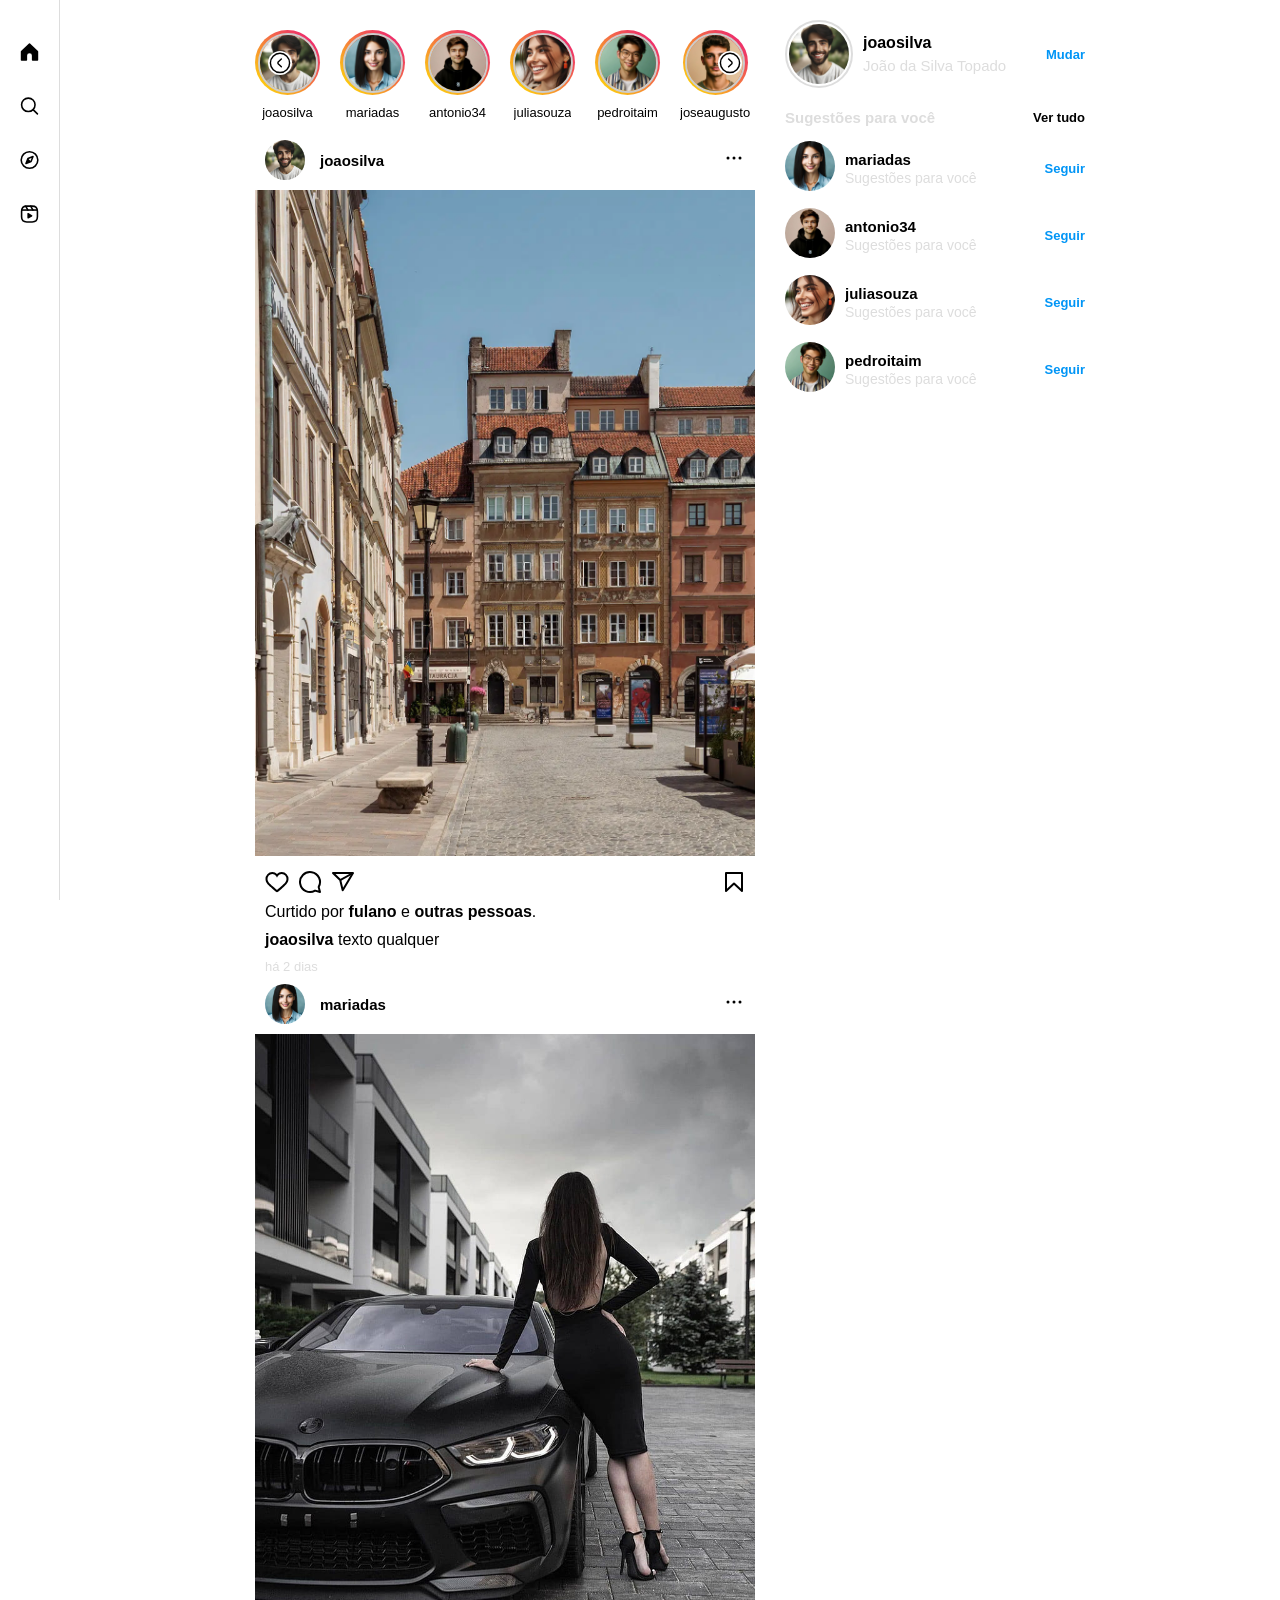
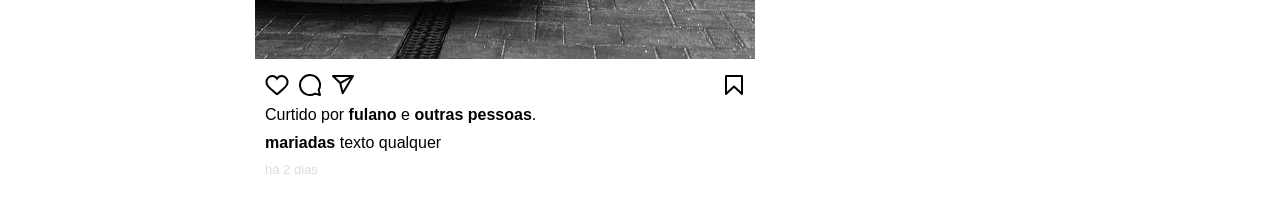
<file: index.html>
<!DOCTYPE html>
<html lang="pt-br">

<head>
    <meta charset="UTF-8">
    <meta name="viewport" content="width=device-width, initial-scale=1.0">
    <title>Instadev</title>
    <link rel="stylesheet" href="./assets/css/base.css" />
    <link rel="stylesheet" href="./assets/css/header.css" />
    <link rel="stylesheet" href="./assets/css/main.css" />
    <link rel="stylesheet" href="./assets/css/aside.css" />
    <link rel="stylesheet" href="./assets/css/footer.css" />
    <link rel="stylesheet" href="./assets/css/feed.css" />
    <link rel="stylesheet" href="./assets/css/stories.css" />
</head>

<body>
    <header>
        <div class="logo"></div>
        <div class="icons">
            <span class="icon">
                <!-- home.svg -->
                <svg aria-label="Página inicial" class="x1lliihq x1n2onr6 x5n08af" fill="currentColor" height="24"
                    role="img" viewBox="0 0 24 24" width="24">
                    <title>Página inicial</title>
                    <path
                        d="M22 23h-6.001a1 1 0 0 1-1-1v-5.455a2.997 2.997 0 1 0-5.993 0V22a1 1 0 0 1-1 1H2a1 1 0 0 1-1-1V11.543a1.002 1.002 0 0 1 .31-.724l10-9.543a1.001 1.001 0 0 1 1.38 0l10 9.543a1.002 1.002 0 0 1 .31.724V22a1 1 0 0 1-1 1Z">
                    </path>
                </svg>
            </span>
            <span class="icon">
                <!-- heart.svg -->
                <svg aria-label="Notificações" class="x1lliihq x1n2onr6 x5n08af" fill="currentColor" height="24"
                    role="img" viewBox="0 0 24 24" width="24">
                    <title>Notificações</title>
                    <path
                        d="M16.792 3.904A4.989 4.989 0 0 1 21.5 9.122c0 3.072-2.652 4.959-5.197 7.222-2.512 2.243-3.865 3.469-4.303 3.752-.477-.309-2.143-1.823-4.303-3.752C5.141 14.072 2.5 12.167 2.5 9.122a4.989 4.989 0 0 1 4.708-5.218 4.21 4.21 0 0 1 3.675 1.941c.84 1.175.98 1.763 1.12 1.763s.278-.588 1.11-1.766a4.17 4.17 0 0 1 3.679-1.938m0-2a6.04 6.04 0 0 0-4.797 2.127 6.052 6.052 0 0 0-4.787-2.127A6.985 6.985 0 0 0 .5 9.122c0 3.61 2.55 5.827 5.015 7.97.283.246.569.494.853.747l1.027.918a44.998 44.998 0 0 0 3.518 3.018 2 2 0 0 0 2.174 0 45.263 45.263 0 0 0 3.626-3.115l.922-.824c.293-.26.59-.519.885-.774 2.334-2.025 4.98-4.32 4.98-7.94a6.985 6.985 0 0 0-6.708-7.218Z">
                    </path>
                </svg>
            </span>
        </div>
    </header>
    <main>
        <nav>
            <div class="logo"></div>
            <ul>
                <li>
                    <a href="" class="active">
                        <!-- home.svg -->
                        <svg aria-label="Página inicial" class="x1lliihq x1n2onr6 x5n08af" fill="currentColor"
                            height="24" role="img" viewBox="0 0 24 24" width="24">
                            <title>Página inicial</title>
                            <path
                                d="M22 23h-6.001a1 1 0 0 1-1-1v-5.455a2.997 2.997 0 1 0-5.993 0V22a1 1 0 0 1-1 1H2a1 1 0 0 1-1-1V11.543a1.002 1.002 0 0 1 .31-.724l10-9.543a1.001 1.001 0 0 1 1.38 0l10 9.543a1.002 1.002 0 0 1 .31.724V22a1 1 0 0 1-1 1Z">
                            </path>
                        </svg>
                        <span>Página inicial</span>
                    </a>
                </li>
                <li>
                    <a href="">
                        <!-- search.svg -->
                        <svg aria-label="Explorar" class="x1lliihq x1n2onr6 x5n08af" fill="currentColor" height="24"
                            role="img" viewBox="0 0 24 24" width="24">
                            <title>Explorar</title>
                            <path d="M19 10.5A8.5 8.5 0 1 1 10.5 2a8.5 8.5 0 0 1 8.5 8.5Z" fill="none"
                                stroke="currentColor" stroke-linecap="round" stroke-linejoin="round" stroke-width="2">
                            </path>
                            <line fill="none" stroke="currentColor" stroke-linecap="round" stroke-linejoin="round"
                                stroke-width="2" x1="16.511" x2="22" y1="16.511" y2="22"></line>
                        </svg>
                        <span>Pesquisa</span>
                    </a>
                </li>
                <li>
                    <a href="">
                        <!-- explore.svg -->
                        <svg aria-label="Explorar" class="x1lliihq x1n2onr6 x5n08af" fill="currentColor" height="24"
                            role="img" viewBox="0 0 24 24" width="24">
                            <title>Explorar</title>
                            <polygon fill="none"
                                points="13.941 13.953 7.581 16.424 10.06 10.056 16.42 7.585 13.941 13.953"
                                stroke="currentColor" stroke-linecap="round" stroke-linejoin="round" stroke-width="2">
                            </polygon>
                            <polygon fill-rule="evenodd" points="10.06 10.056 13.949 13.945 7.581 16.424 10.06 10.056">
                            </polygon>
                            <circle cx="12.001" cy="12.005" fill="none" r="10.5" stroke="currentColor"
                                stroke-linecap="round" stroke-linejoin="round" stroke-width="2"></circle>
                        </svg>
                        <span>Explorar</span>
                    </a>
                </li>
                <li>
                    <a href="">
                        <!-- reels.svg -->
                        <svg aria-label="Reels" class="x1lliihq x1n2onr6 x5n08af" fill="currentColor" height="24"
                            role="img" viewBox="0 0 24 24" width="24">
                            <title>Reels</title>
                            <line fill="none" stroke="currentColor" stroke-linejoin="round" stroke-width="2" x1="2.049"
                                x2="21.95" y1="7.002" y2="7.002"></line>
                            <line fill="none" stroke="currentColor" stroke-linecap="round" stroke-linejoin="round"
                                stroke-width="2" x1="13.504" x2="16.362" y1="2.001" y2="7.002"></line>
                            <line fill="none" stroke="currentColor" stroke-linecap="round" stroke-linejoin="round"
                                stroke-width="2" x1="7.207" x2="10.002" y1="2.11" y2="7.002"></line>
                            <path
                                d="M2 12.001v3.449c0 2.849.698 4.006 1.606 4.945.94.908 2.098 1.607 4.946 1.607h6.896c2.848 0 4.006-.699 4.946-1.607.908-.939 1.606-2.096 1.606-4.945V8.552c0-2.848-.698-4.006-1.606-4.945C19.454 2.699 18.296 2 15.448 2H8.552c-2.848 0-4.006.699-4.946 1.607C2.698 4.546 2 5.704 2 8.552Z"
                                fill="none" stroke="currentColor" stroke-linecap="round" stroke-linejoin="round"
                                stroke-width="2"></path>
                            <path
                                d="M9.763 17.664a.908.908 0 0 1-.454-.787V11.63a.909.909 0 0 1 1.364-.788l4.545 2.624a.909.909 0 0 1 0 1.575l-4.545 2.624a.91.91 0 0 1-.91 0Z"
                                fill-rule="evenodd"></path>
                        </svg>
                        <span>Reels</span>
                    </a>
                </li>
            </ul>
        </nav>
        <section class="area">
            <div class="feed-content">
                <div class="story-left">
                    <div class="icon-area">
                        <!-- left.svg -->
                        <svg width="24" height="24" viewBox="-0.5 0 25 25" fill="none"
                            xmlns="http://www.w3.org/2000/svg">
                            <path
                                d="M12 22.4199C17.5228 22.4199 22 17.9428 22 12.4199C22 6.89707 17.5228 2.41992 12 2.41992C6.47715 2.41992 2 6.89707 2 12.4199C2 17.9428 6.47715 22.4199 12 22.4199Z"
                                stroke="#000000" stroke-width="1.5" stroke-linecap="round" stroke-linejoin="round" />
                            <path
                                d="M13.4102 16.4199L10.3502 13.55C10.1944 13.4059 10.0702 13.2311 9.98526 13.0366C9.9003 12.8422 9.85645 12.6321 9.85645 12.4199C9.85645 12.2077 9.9003 11.9979 9.98526 11.8035C10.0702 11.609 10.1944 11.4342 10.3502 11.29L13.4102 8.41992"
                                stroke="#000000" stroke-width="1.5" stroke-linecap="round" stroke-linejoin="round" />
                        </svg>
                    </div>
                </div>
                <div class="story-right">
                    <div class="icon-area">
                        <!-- right.svg -->
                        <svg width="24" height="24" viewBox="-0.5 0 25 25" fill="none"
                            xmlns="http://www.w3.org/2000/svg">
                            <path
                                d="M12 22.4199C17.5228 22.4199 22 17.9428 22 12.4199C22 6.89707 17.5228 2.41992 12 2.41992C6.47715 2.41992 2 6.89707 2 12.4199C2 17.9428 6.47715 22.4199 12 22.4199Z"
                                stroke="#000000" stroke-width="1.5" stroke-linecap="round" stroke-linejoin="round" />
                            <path
                                d="M10.5596 8.41992L13.6196 11.29C13.778 11.4326 13.9047 11.6068 13.9914 11.8015C14.0781 11.9962 14.123 12.2068 14.123 12.4199C14.123 12.633 14.0781 12.8439 13.9914 13.0386C13.9047 13.2332 13.778 13.4075 13.6196 13.55L10.5596 16.4199"
                                stroke="#000000" stroke-width="1.5" stroke-linecap="round" stroke-linejoin="round" />
                        </svg>
                    </div>
                </div>
                <div class="stories">
                    <div class="scroll">
                        <div class="item">
                            <div class="avatar">
                                <img src="./assets/images/avatars/1.jpg" alt="" />
                            </div>
                            <p>joaosilva</p>
                        </div>
                        <div class="item">
                            <div class="avatar">
                                <img src="./assets/images/avatars/2.jpg" alt="" />
                            </div>
                            <p>mariadas</p>
                        </div>
                        <div class="item">
                            <div class="avatar">
                                <img src="./assets/images/avatars/3.jpg" alt="" />
                            </div>
                            <p>antonio34</p>
                        </div>
                        <div class="item">
                            <div class="avatar">
                                <img src="./assets/images/avatars/4.jpg" alt="" />
                            </div>
                            <p>juliasouza</p>
                        </div>
                        <div class="item">
                            <div class="avatar">
                                <img src="./assets/images/avatars/5.jpg" alt="" />
                            </div>
                            <p>pedroitaim</p>
                        </div>
                        <div class="item">
                            <div class="avatar">
                                <img src="./assets/images/avatars/6.jpg" alt="" />
                            </div>
                            <p>joseaugusto</p>
                        </div>
                        <div class="item">
                            <div class="avatar">
                                <img src="./assets/images/avatars/7.jpg" alt="" />
                            </div>
                            <p>lolasilva</p>
                        </div>
                        <div class="item">
                            <div class="avatar">
                                <img src="./assets/images/avatars/8.jpg" alt="" />
                            </div>
                            <p>jackson</p>
                        </div>
                    </div>
                </div>

                <div class="feed">
                    <div class="item">
                        <div class="header">
                            <a href="" class="avatar">
                                <img src="./assets/images/avatars/1.jpg" alt="" />
                                <span>joaosilva</span>
                            </a>
                            <div class="icons">
                                <div class="icon">
                                    <!-- more.svg -->
                                    <svg aria-label="Mais opções" class="x1lliihq x1n2onr6 x5n08af" fill="currentColor"
                                        height="24" role="img" viewBox="0 0 24 24" width="24">
                                        <title>Mais opções</title>
                                        <circle cx="12" cy="12" r="1.5"></circle>
                                        <circle cx="6" cy="12" r="1.5"></circle>
                                        <circle cx="18" cy="12" r="1.5"></circle>
                                    </svg>
                                </div>
                            </div>
                        </div>
                        <div class="body">
                            <img src="./assets/images/feed/img.jpg" alt="" />
                        </div>
                        <div class="buttons">
                            <div class="left">
                                <div class="icon">
                                    <!-- heart.svg -->
                                    <svg aria-label="Notificações" class="x1lliihq x1n2onr6 x5n08af" fill="currentColor"
                                        height="24" role="img" viewBox="0 0 24 24" width="24">
                                        <title>Notificações</title>
                                        <path
                                            d="M16.792 3.904A4.989 4.989 0 0 1 21.5 9.122c0 3.072-2.652 4.959-5.197 7.222-2.512 2.243-3.865 3.469-4.303 3.752-.477-.309-2.143-1.823-4.303-3.752C5.141 14.072 2.5 12.167 2.5 9.122a4.989 4.989 0 0 1 4.708-5.218 4.21 4.21 0 0 1 3.675 1.941c.84 1.175.98 1.763 1.12 1.763s.278-.588 1.11-1.766a4.17 4.17 0 0 1 3.679-1.938m0-2a6.04 6.04 0 0 0-4.797 2.127 6.052 6.052 0 0 0-4.787-2.127A6.985 6.985 0 0 0 .5 9.122c0 3.61 2.55 5.827 5.015 7.97.283.246.569.494.853.747l1.027.918a44.998 44.998 0 0 0 3.518 3.018 2 2 0 0 0 2.174 0 45.263 45.263 0 0 0 3.626-3.115l.922-.824c.293-.26.59-.519.885-.774 2.334-2.025 4.98-4.32 4.98-7.94a6.985 6.985 0 0 0-6.708-7.218Z">
                                        </path>
                                    </svg>
                                </div>
                                <div class="icon">
                                    <!-- message.svg -->
                                    <svg aria-label="Comentar" class="x1lliihq x1n2onr6 x5n08af" fill="currentColor"
                                        height="24" role="img" viewBox="0 0 24 24" width="24">
                                        <title>Comentar</title>
                                        <path d="M20.656 17.008a9.993 9.993 0 1 0-3.59 3.615L22 22Z" fill="none"
                                            stroke="currentColor" stroke-linejoin="round" stroke-width="2"></path>
                                    </svg>
                                </div>
                                <div class="icon">
                                    <!-- share.svg -->
                                    <svg aria-label="Compartilhar publicação" class="x1lliihq x1n2onr6 x5n08af"
                                        fill="currentColor" height="24" role="img" viewBox="0 0 24 24" width="24">
                                        <title>Compartilhar publicação</title>
                                        <line fill="none" stroke="currentColor" stroke-linejoin="round" stroke-width="2"
                                            x1="22" x2="9.218" y1="3" y2="10.083"></line>
                                        <polygon fill="none"
                                            points="11.698 20.334 22 3.001 2 3.001 9.218 10.084 11.698 20.334"
                                            stroke="currentColor" stroke-linejoin="round" stroke-width="2"></polygon>
                                    </svg>
                                </div>
                            </div>
                            <div class="right">
                                <div class="icon">
                                    <!-- save.svg -->
                                    <svg aria-label="Salvar" class="x1lliihq x1n2onr6 x5n08af" fill="currentColor"
                                        height="24" role="img" viewBox="0 0 24 24" width="24">
                                        <title>Salvar</title>
                                        <polygon fill="none" points="20 21 12 13.44 4 21 4 3 20 3 20 21"
                                            stroke="currentColor" stroke-linecap="round" stroke-linejoin="round"
                                            stroke-width="2"></polygon>
                                    </svg>
                                </div>
                            </div>
                        </div>
                        <div class="likes">
                            Curtido por <span>fulano</span> e <span>outras pessoas</span>.
                        </div>
                        <div class="comments">
                            <span>joaosilva</span> texto qualquer
                        </div>
                        <div class="info">
                            há 2 dias
                        </div>
                    </div>

                    <div class="item">
                        <div class="header">
                            <a href="" class="avatar">
                                <img src="./assets/images/avatars/2.jpg" alt="" />
                                <span>mariadas</span>
                            </a>
                            <div class="icons">
                                <div class="icon">
                                    <!-- more.svg -->
                                    <svg aria-label="Mais opções" class="x1lliihq x1n2onr6 x5n08af" fill="currentColor"
                                        height="24" role="img" viewBox="0 0 24 24" width="24">
                                        <title>Mais opções</title>
                                        <circle cx="12" cy="12" r="1.5"></circle>
                                        <circle cx="6" cy="12" r="1.5"></circle>
                                        <circle cx="18" cy="12" r="1.5"></circle>
                                    </svg>
                                </div>
                            </div>
                        </div>
                        <div class="body">
                            <img src="./assets/images/feed/img2.jpg" alt="" />
                        </div>
                        <div class="buttons">
                            <div class="left">
                                <div class="icon">
                                    <!-- heart.svg -->
                                    <svg aria-label="Notificações" class="x1lliihq x1n2onr6 x5n08af" fill="currentColor"
                                        height="24" role="img" viewBox="0 0 24 24" width="24">
                                        <title>Notificações</title>
                                        <path
                                            d="M16.792 3.904A4.989 4.989 0 0 1 21.5 9.122c0 3.072-2.652 4.959-5.197 7.222-2.512 2.243-3.865 3.469-4.303 3.752-.477-.309-2.143-1.823-4.303-3.752C5.141 14.072 2.5 12.167 2.5 9.122a4.989 4.989 0 0 1 4.708-5.218 4.21 4.21 0 0 1 3.675 1.941c.84 1.175.98 1.763 1.12 1.763s.278-.588 1.11-1.766a4.17 4.17 0 0 1 3.679-1.938m0-2a6.04 6.04 0 0 0-4.797 2.127 6.052 6.052 0 0 0-4.787-2.127A6.985 6.985 0 0 0 .5 9.122c0 3.61 2.55 5.827 5.015 7.97.283.246.569.494.853.747l1.027.918a44.998 44.998 0 0 0 3.518 3.018 2 2 0 0 0 2.174 0 45.263 45.263 0 0 0 3.626-3.115l.922-.824c.293-.26.59-.519.885-.774 2.334-2.025 4.98-4.32 4.98-7.94a6.985 6.985 0 0 0-6.708-7.218Z">
                                        </path>
                                    </svg>
                                </div>
                                <div class="icon">
                                    <!-- message.svg -->
                                    <svg aria-label="Comentar" class="x1lliihq x1n2onr6 x5n08af" fill="currentColor"
                                        height="24" role="img" viewBox="0 0 24 24" width="24">
                                        <title>Comentar</title>
                                        <path d="M20.656 17.008a9.993 9.993 0 1 0-3.59 3.615L22 22Z" fill="none"
                                            stroke="currentColor" stroke-linejoin="round" stroke-width="2"></path>
                                    </svg>
                                </div>
                                <div class="icon">
                                    <!-- share.svg -->
                                    <svg aria-label="Compartilhar publicação" class="x1lliihq x1n2onr6 x5n08af"
                                        fill="currentColor" height="24" role="img" viewBox="0 0 24 24" width="24">
                                        <title>Compartilhar publicação</title>
                                        <line fill="none" stroke="currentColor" stroke-linejoin="round" stroke-width="2"
                                            x1="22" x2="9.218" y1="3" y2="10.083"></line>
                                        <polygon fill="none"
                                            points="11.698 20.334 22 3.001 2 3.001 9.218 10.084 11.698 20.334"
                                            stroke="currentColor" stroke-linejoin="round" stroke-width="2"></polygon>
                                    </svg>
                                </div>
                            </div>
                            <div class="right">
                                <div class="icon">
                                    <!-- save.svg -->
                                    <svg aria-label="Salvar" class="x1lliihq x1n2onr6 x5n08af" fill="currentColor"
                                        height="24" role="img" viewBox="0 0 24 24" width="24">
                                        <title>Salvar</title>
                                        <polygon fill="none" points="20 21 12 13.44 4 21 4 3 20 3 20 21"
                                            stroke="currentColor" stroke-linecap="round" stroke-linejoin="round"
                                            stroke-width="2"></polygon>
                                    </svg>
                                </div>
                            </div>
                        </div>
                        <div class="likes">
                            Curtido por <span>fulano</span> e <span>outras pessoas</span>.
                        </div>
                        <div class="comments">
                            <span>mariadas</span> texto qualquer
                        </div>
                        <div class="info">
                            há 2 dias
                        </div>
                    </div>
                </div>
            </div>
            <aside>
                <div class="user">
                    <a href="" class="user-avatar">
                        <img src="./assets/images/avatars/1.jpg" alt="" />
                    </a>
                    <div class="user-info">
                        <div class="user-username">joaosilva</div>
                        <div class="user-name">João da Silva Topado</div>
                    </div>
                    <div class="user-action">
                        <a href="">Mudar</a>
                    </div>
                </div>

                <div class="card">
                    <div class="card-header">
                        <div class="card-title">Sugestões para você</div>
                        <div class="card-actions">
                            <a href="">Ver tudo</a>
                        </div>
                    </div>
                    <div class="card-body">
                        <div class="suggestion-item">
                            <div class="suggestion-avatar">
                                <a href="">
                                    <img src="./assets/images/avatars/2.jpg" alt="" />
                                </a>
                            </div>
                            <div class="suggestion-info">
                                <a href="" class="suggestion-name">mariadas</a>
                                <p class="suggestion-text">Sugestões para você</p>
                            </div>
                            <a href="">Seguir</a>
                        </div>
                        <div class="suggestion-item">
                            <div class="suggestion-avatar">
                                <a href="">
                                    <img src="./assets/images/avatars/3.jpg" alt="" />
                                </a>
                            </div>
                            <div class="suggestion-info">
                                <a href="" class="suggestion-name">antonio34</a>
                                <p class="suggestion-text">Sugestões para você</p>
                            </div>
                            <a href="">Seguir</a>
                        </div>
                        <div class="suggestion-item">
                            <div class="suggestion-avatar">
                                <a href="">
                                    <img src="./assets/images/avatars/4.jpg" alt="" />
                                </a>
                            </div>
                            <div class="suggestion-info">
                                <a href="" class="suggestion-name">juliasouza</a>
                                <p class="suggestion-text">Sugestões para você</p>
                            </div>
                            <a href="">Seguir</a>
                        </div>
                        <div class="suggestion-item">
                            <div class="suggestion-avatar">
                                <a href="">
                                    <img src="./assets/images/avatars/5.jpg" alt="" />
                                </a>
                            </div>
                            <div class="suggestion-info">
                                <a href="" class="suggestion-name">pedroitaim</a>
                                <p class="suggestion-text">Sugestões para você</p>
                            </div>
                            <a href="">Seguir</a>
                        </div>
                    </div>
                </div>
            </aside>
        </section>
    </main>
    <footer>
        <a href="">
            <div class="icon">
                <!-- home.svg -->
                <svg aria-label="Página inicial" class="x1lliihq x1n2onr6 x5n08af" fill="currentColor" height="24"
                    role="img" viewBox="0 0 24 24" width="24">
                    <title>Página inicial</title>
                    <path
                        d="M22 23h-6.001a1 1 0 0 1-1-1v-5.455a2.997 2.997 0 1 0-5.993 0V22a1 1 0 0 1-1 1H2a1 1 0 0 1-1-1V11.543a1.002 1.002 0 0 1 .31-.724l10-9.543a1.001 1.001 0 0 1 1.38 0l10 9.543a1.002 1.002 0 0 1 .31.724V22a1 1 0 0 1-1 1Z">
                    </path>
                </svg>
            </div>
        </a>
        <a href="">
            <div class="icon">
                <!-- explore.svg -->
                <svg aria-label="Explorar" class="x1lliihq x1n2onr6 x5n08af" fill="currentColor" height="24" role="img"
                    viewBox="0 0 24 24" width="24">
                    <title>Explorar</title>
                    <polygon fill="none" points="13.941 13.953 7.581 16.424 10.06 10.056 16.42 7.585 13.941 13.953"
                        stroke="currentColor" stroke-linecap="round" stroke-linejoin="round" stroke-width="2">
                    </polygon>
                    <polygon fill-rule="evenodd" points="10.06 10.056 13.949 13.945 7.581 16.424 10.06 10.056">
                    </polygon>
                    <circle cx="12.001" cy="12.005" fill="none" r="10.5" stroke="currentColor" stroke-linecap="round"
                        stroke-linejoin="round" stroke-width="2"></circle>
                </svg>
            </div>
        </a>
        <a href="">
            <div class="icon">
                <!-- reels.svg -->
                <svg aria-label="Reels" class="x1lliihq x1n2onr6 x5n08af" fill="currentColor" height="24" role="img"
                    viewBox="0 0 24 24" width="24">
                    <title>Reels</title>
                    <line fill="none" stroke="currentColor" stroke-linejoin="round" stroke-width="2" x1="2.049"
                        x2="21.95" y1="7.002" y2="7.002"></line>
                    <line fill="none" stroke="currentColor" stroke-linecap="round" stroke-linejoin="round"
                        stroke-width="2" x1="13.504" x2="16.362" y1="2.001" y2="7.002"></line>
                    <line fill="none" stroke="currentColor" stroke-linecap="round" stroke-linejoin="round"
                        stroke-width="2" x1="7.207" x2="10.002" y1="2.11" y2="7.002"></line>
                    <path
                        d="M2 12.001v3.449c0 2.849.698 4.006 1.606 4.945.94.908 2.098 1.607 4.946 1.607h6.896c2.848 0 4.006-.699 4.946-1.607.908-.939 1.606-2.096 1.606-4.945V8.552c0-2.848-.698-4.006-1.606-4.945C19.454 2.699 18.296 2 15.448 2H8.552c-2.848 0-4.006.699-4.946 1.607C2.698 4.546 2 5.704 2 8.552Z"
                        fill="none" stroke="currentColor" stroke-linecap="round" stroke-linejoin="round"
                        stroke-width="2"></path>
                    <path
                        d="M9.763 17.664a.908.908 0 0 1-.454-.787V11.63a.909.909 0 0 1 1.364-.788l4.545 2.624a.909.909 0 0 1 0 1.575l-4.545 2.624a.91.91 0 0 1-.91 0Z"
                        fill-rule="evenodd"></path>
                </svg>
            </div>
        </a>
        <a href="">
            <div class="icon">
                <!-- message2.svg -->
                <svg aria-label="Messenger" class="x1lliihq x1n2onr6 x5n08af" fill="currentColor" height="24" role="img"
                    viewBox="0 0 24 24" width="24">
                    <title>Messenger</title>
                    <path
                        d="M12.003 2.001a9.705 9.705 0 1 1 0 19.4 10.876 10.876 0 0 1-2.895-.384.798.798 0 0 0-.533.04l-1.984.876a.801.801 0 0 1-1.123-.708l-.054-1.78a.806.806 0 0 0-.27-.569 9.49 9.49 0 0 1-3.14-7.175 9.65 9.65 0 0 1 10-9.7Z"
                        fill="none" stroke="currentColor" stroke-miterlimit="10" stroke-width="1.739"></path>
                    <path
                        d="M17.79 10.132a.659.659 0 0 0-.962-.873l-2.556 2.05a.63.63 0 0 1-.758.002L11.06 9.47a1.576 1.576 0 0 0-2.277.42l-2.567 3.98a.659.659 0 0 0 .961.875l2.556-2.049a.63.63 0 0 1 .759-.002l2.452 1.84a1.576 1.576 0 0 0 2.278-.42Z"
                        fill-rule="evenodd"></path>
                </svg>
            </div>
        </a>
        <a href="" class="avatar">
            <img src="./assets/images/avatars/1.jpg" alt="" />
        </a>
    </footer>
    <script type="text/javascript" src="./assets/js/script.js"></script>
</body>

</html>
</file>
<file: assets/css/base.css>
:root {
    --background: #FFFFFF;
    --secondary: #CCCCCC;
    --primary: #000000;
    --secondary-foreground: #DDDDDD;
    --story-color1: #FFE700;
    --story-color2: #EB0F7C;
    --side-link: #0095F6;
    --white: #FFFFFF;
}

@media (prefers-color-scheme: dark) {
    :root {
        --background: #000000;
        --secondary: #121212;
        --primary: #F5F5F5;
        --secondary-foreground: #737373;
    }
}

* {
    margin: 0;
    padding: 0;
    list-style: none;
    box-sizing: border-box;
}

html {
    font-family: sans-serif;
    font-size: 62.5%;
    min-height: 100vh;
}

body {
    background-color: var(--background);
    color: var(--primary);
    font-size: 1.6rem;
    min-height: 100%;
}

.icon {
    display: inline-block;
    width: 2.3rem;
    height: 2.3rem;
}

.icon svg {
    color: var(--primary);
}
</file>
<file: assets/css/header.css>
header {
    position: fixed;
    z-index: 10;
    inset: 0 0 auto 0;
    display: flex;
    justify-content: space-between;
    align-items: center;
    gap: 2rem;
    padding: 0 1rem;
    height: 5rem;
    background-color: var(--background);
}

header .logo {
    width: 10rem;
    height: 3.3rem;
    background-size: cover;
    background-repeat: no-repeat;
    background-image: url(../images/logo-black.png);
    cursor: pointer;
}

header .icons {
    display: flex;
    align-items: center;
    gap: 1.5rem;
}

@media (prefers-color-scheme: dark) {
    header .logo {
        background-image: url(../images/logo-white.png);
    }
}

@media (width > 900px) {
    header {
        display: none;
    }
}
</file>
<file: assets/css/main.css>
main {
    padding: 5rem 0;
}

main nav {
    display: none;
    position: fixed;
    inset: 0 auto 0 0;
    border-right: 1px solid var(--secondary-foreground);
    padding: 2rem 1rem;
}

main nav .logo {
    display: none;
    width: 10rem;
    height: 3.3rem;
    background-size: cover;
    background-repeat: no-repeat;
    cursor: pointer;
    margin: 1rem 0 3rem 1rem;
    background-image: url(../images/logo-black.png);
}

main nav li a {
    display: flex;
    align-items: center;
    gap: 1.5rem;
    text-decoration: none;
    color: var(--primary);
    font-size: 1.7rem;
    padding: 1rem;
    border-radius: 1rem;
    margin: 1rem 0;
    transition: all ease .5s;
}

main nav li a:hover {
    background-color: var(--secondary-foreground);
}

main nav li a.active {
    font-weight: bold;
}

main nav li a span {
    display: none;
}

main .area {
    display: flex;
    justify-content: center;
    gap: 3rem;
}

main .area .feed-content {
    width: 100%;
    position: relative;
}

main .area aside {
    display: none;
    width: 30rem;
}

@media (prefers-color-scheme: dark) {
    main nav .logo {
        background-image: url(../images/logo-white.png);
    }
}

@media (width > 900px) {
    main {
        padding: 2rem 0 0 6rem;
    }

    main nav {
        display: block;
        width: 6rem;
    }

    main .area .feed-content {
        max-width: 50rem;
    }

    main .area aside {
        display: block;
    }
}

@media (width > 1400px) {
    main {
        padding-left: 24rem;
    }

    main nav {
        width: 24rem;
    }

    main nav .logo {
        display: block;
    }

    main nav li a span {
        display: block;
    }
}
</file>
<file: assets/css/aside.css>
aside a {
    font-weight: bold;
    font-size: 1.3rem;
    text-decoration: none;
    color: var(--side-link);
}

aside a:hover {
    color: var(--primary);
}

aside .user {
    display: flex;
    align-items: center;
    gap: 1rem;
}

aside .user-avatar {
    border: 2px solid var(--secondary-foreground);
    border-radius: 50%;
    padding: 0.2rem;
    display: flex;
    justify-content: center;
    align-items: center;
}

aside .user-avatar img {
    width: 6rem;
    height: 6rem;
    border-radius: 50%;
}

aside .user-info {
    flex: 1;
    overflow-x: hidden;
}

aside .user-username {
    font-weight: bold;
    margin-bottom: 0.5rem;
    white-space: nowrap;
    overflow: hidden;
    text-overflow: ellipsis;
}

aside .user-name {
    color: var(--secondary-foreground);
    font-size: 1.5rem;
    white-space: nowrap;
    overflow: hidden;
    text-overflow: ellipsis;
}

aside .card {
    margin-top: 2rem;
}

aside .card-header {
    display: flex;
    justify-content: space-between;
    align-items: center;
}

aside .card-title {
    color: var(--secondary-foreground);
    font-size: 1.5rem;
    font-weight: bold;
}

aside .card-actions a {
    font-size: 1.3rem;
    color: var(--primary);
    font-weight: bold;
}

aside .card-body {
    display: flex;
    flex-direction: column;
    gap: 1.3rem;
    margin: 1.5rem 0;
}

aside .suggestion-item {
    display: flex;
    align-items: center;
    gap: 1rem;
}

aside .suggestion-avatar img {
    width: 5rem;
    height: 5rem;
    border-radius: 50%;
}

aside .suggestion-info {
    flex: 1;
}

aside .suggestion-name {
    display: block;
    font-weight: bold;
    font-size: 1.5rem;
    color: var(--primary);
    margin-bottom: 0.2rem;
    white-space: nowrap;
    overflow: hidden;
    text-overflow: ellipsis;
}

aside .suggestion-text {
    display: block;
    color: var(--secondary-foreground);
    font-size: 1.4rem;
    white-space: nowrap;
    overflow: hidden;
    text-overflow: ellipsis;
}
</file>
<file: assets/css/footer.css>
footer {
    position: fixed;
    inset: auto 0 0 0;
    height: 5rem;
    background-color: var(--background);
    border-top: 1px solid var(--secondary-foreground);
    display: flex;
    justify-content: space-around;
    align-items: center;
}

footer .avatar img {
    width: 3rem;
    height: 3rem;
    border-radius: 50%;
}

@media (width > 900px) {
    footer {
        display: none;
    }
}
</file>
<file: assets/css/feed.css>
.feed {
    padding-bottom: 2rem;
}

.feed .item .header {
    display: flex;
    justify-content: space-between;
    align-items: center;
    padding: 1rem;
}

.feed .item .header .icon {
    cursor: pointer;
}

.feed .item .header .avatar {
    display: flex;
    align-items: center;
    text-decoration: none;
    gap: 1.5rem;
}

.feed .item .header .avatar img {
    width: 4rem;
    height: 4rem;
    border-radius: 50%;
}

.feed .item .header .avatar span {
    font-size: 1.5rem;
    font-weight: bold;
    color: var(--primary);
}

.feed .item .body img {
    width: 100%;
    height: auto;
}

.feed .item .buttons {
    display: flex;
    justify-content: space-between;
    align-items: center;
    padding: 1rem;
}

.feed .item .buttons .icon {
    cursor: pointer;
}

.feed .item .buttons .left,
.feed .item .buttons .right {
    display: flex;
    align-items: center;
    gap: 1rem;
}

.feed .item .likes {
    padding: 0 1rem;
}

.feed .item .likes span {
    font-weight: bold;
}

.feed .item .comments {
    padding: 1rem;
}

.feed .item .comments span {
    font-weight: bold;
}

.feed .item .info {
    color: var(--secondary-foreground);
    font-size: 1.3rem;
    padding: 0 1rem;
}
</file>
<file: assets/css/stories.css>
.stories {
    width: 100%;
    padding: 1rem 0;
    overflow-x: auto;
    scrollbar-width: none;
}

.stories .scroll {
    display: flex;
    gap: 2rem;
}

.stories .item {
    display: flex;
    flex-direction: column;
    align-items: center;
    cursor: pointer;
}

.stories .item .avatar {
    width: 6.5rem;
    height: 6.5rem;
    background: linear-gradient(45deg, var(--story-color1) 0%, var(--story-color2) 100%);
    border-radius: 50%;
    display: flex;
    justify-content: center;
    align-items: center;
    margin-bottom: 1rem;
}

.stories .item .avatar img {
    width: 6rem;
    height: 6rem;
    border-radius: 50%;
    border: 2px solid var(--secondary);
}

.stories .item p {
    font-size: 1.3rem;
    white-space: nowrap;
    overflow: hidden;
    text-overflow: ellipsis;
}

.story-left,
.story-right {
    position: absolute;
    width: 3rem;
    height: 6.5rem;
    margin-top: 1rem;
    display: flex;
    justify-content: center;
    align-items: center;
    cursor: pointer;
}

.story-left .icon-area,
.story-right .icon-area {
    width: 2.4rem;
    height: 2.4rem;
    border-radius: 50%;
    background-color: var(--white);
}

.story-left {
    left: 1rem;
}

.story-right {
    right: 1rem;
}
</file>
